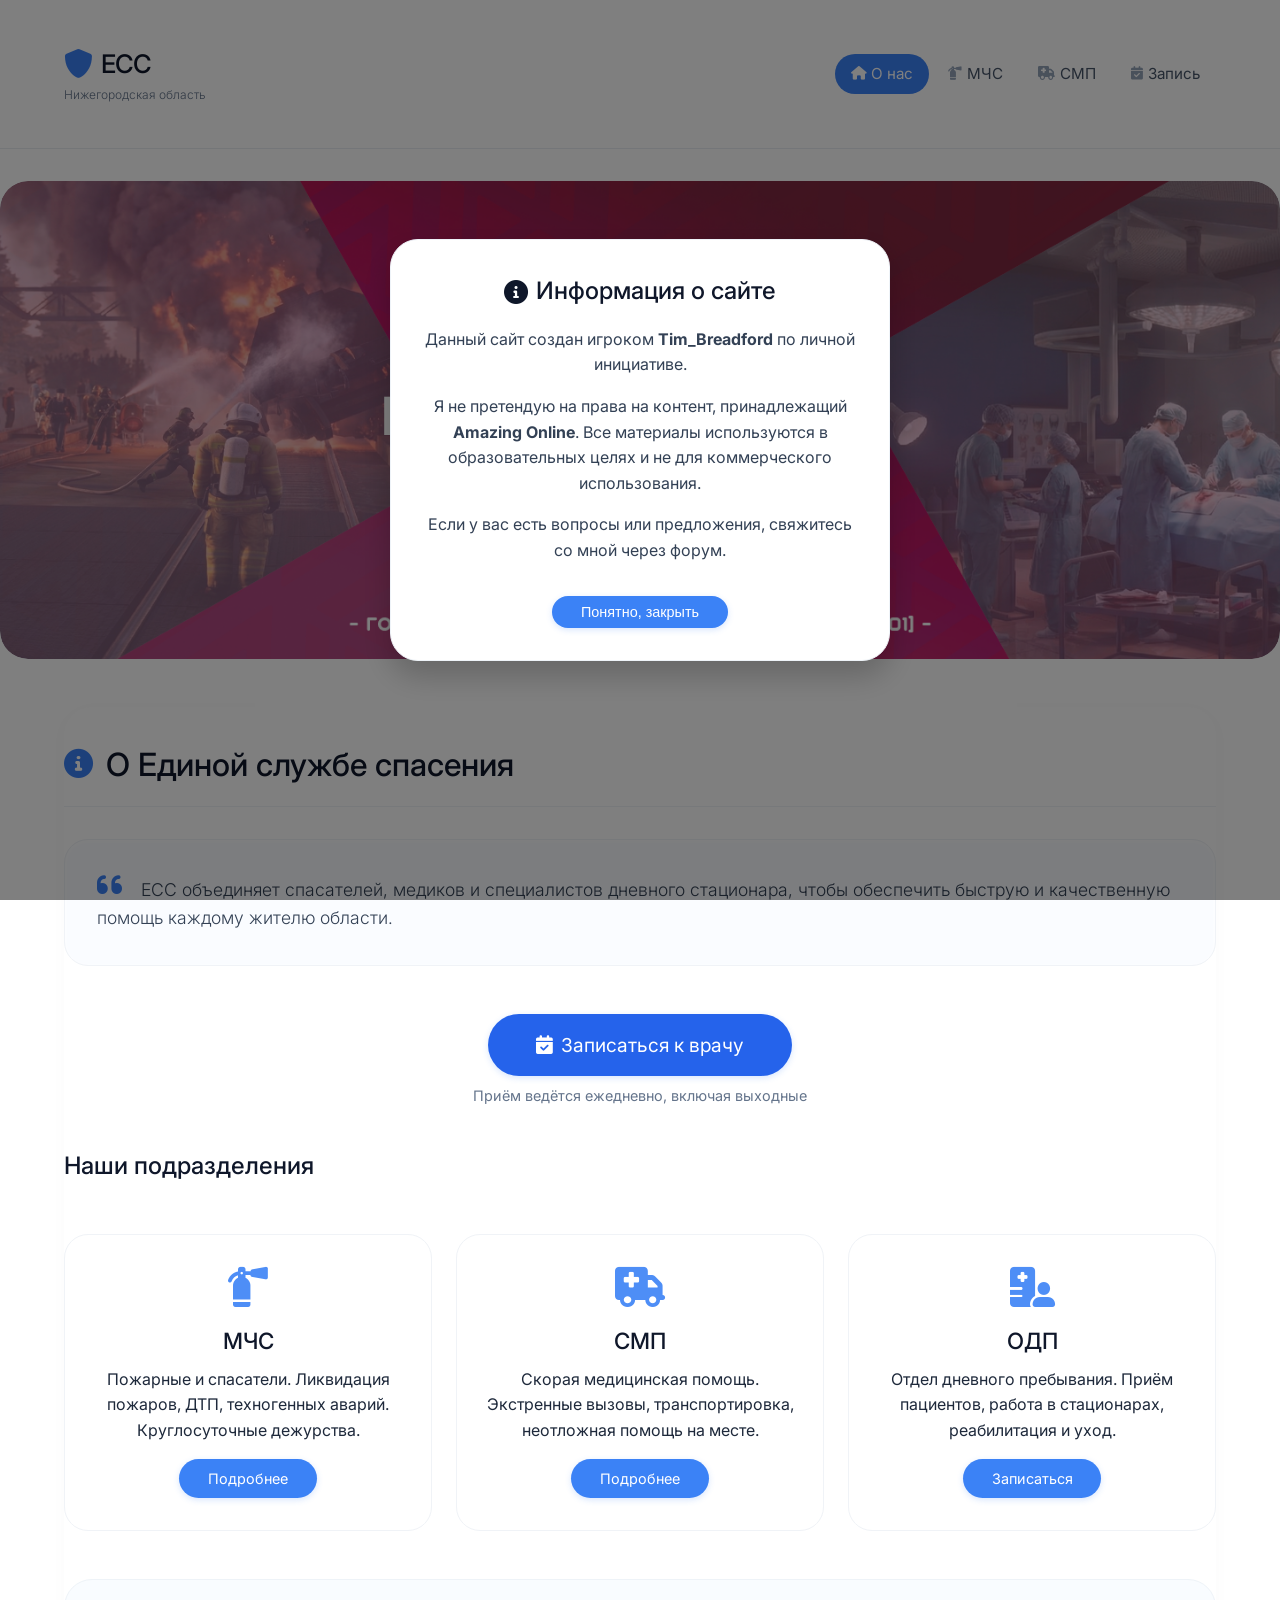
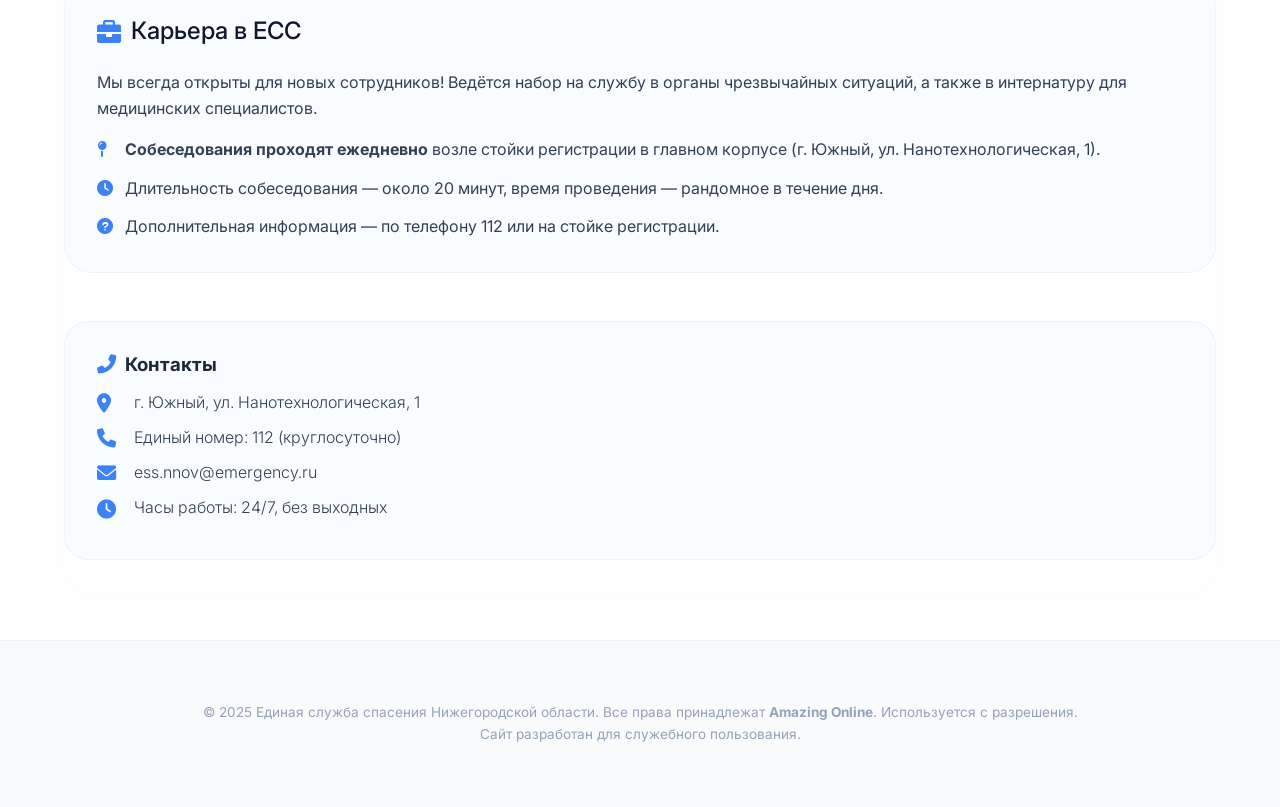
<file: index.html>
<!DOCTYPE html>
<html lang="ru">
<head>
    <meta charset="UTF-8">
    <meta name="viewport" content="width=device-width, initial-scale=1.0">
    <title>ЕСС Нижегородской области | О нас</title>
    <!-- Подключаем шрифт Inter и иконки Font Awesome -->
    <link rel="stylesheet" href="style.css">
    <link rel="stylesheet" href="https://cdnjs.cloudflare.com/ajax/libs/font-awesome/6.0.0-beta3/css/all.min.css">
</head>
<body>
    <!-- Дисклеймер (модальное окно) -->
    <div id="disclaimer-modal" class="modal">
        <div class="modal-content">
            <h3><i class="fas fa-info-circle"></i> Информация о сайте</h3>
            <p>Данный сайт создан игроком <strong>Tim_Breadford</strong> по личной инициативе.</p>
            <p>Я не претендую на права на контент, принадлежащий <strong>Amazing Online</strong>. Все материалы используются в образовательных целях и не для коммерческого использования.</p>
            <p>Если у вас есть вопросы или предложения, свяжитесь со мной через форум.</p>
            <button id="accept-disclaimer" class="btn">Понятно, закрыть</button>
        </div>
    </div>

    <header>
        <div class="container header-content">
            <div class="logo">
                <h1><i class="fas fa-shield-alt"></i> ЕСС</h1>
                <span>Нижегородская область</span>
            </div>
            <nav>
                <ul>
                    <li><a href="index.html" class="active"><i class="fas fa-home"></i> О нас</a></li>
                    <li><a href="mchs.html"><i class="fas fa-fire-extinguisher"></i> МЧС</a></li>
                    <li><a href="smp.html"><i class="fas fa-ambulance"></i> СМП</a></li>
                    <li><a href="zapis.html"><i class="fas fa-calendar-check"></i> Запись</a></li>
                </ul>
            </nav>
        </div>
    </header>

    <!-- Hero-секция с изображением (локальный путь) -->
    <div class="hero">
        <img src="images/proxy (1).png" alt="Современные технологии спасения">
    </div>

    <main class="container">
        <!-- Краткая миссия -->
        <h2><i class="fas fa-info-circle"></i> О Единой службе спасения</h2>
        <div class="mission">
            <i class="fas fa-quote-left" style="font-size: 1.8rem; color: #3b82f6; margin-right: 0.8rem;"></i>
            ЕСС объединяет спасателей, медиков и специалистов дневного стационара, чтобы обеспечить быструю и качественную помощь каждому жителю области.
        </div>

        <!-- Крупная кнопка записи к врачу -->
        <div style="text-align: center; margin: 2rem 0 1rem;">
            <a href="zapis.html" class="btn btn-large" style="font-size: 1.2rem; padding: 1rem 3rem; background-color: #2563eb; border-radius: 50px;">
                <i class="fas fa-calendar-check" style="margin-right: 0.5rem;"></i>Записаться к врачу
            </a>
            <p style="margin-top: 0.5rem; color: #64748b; font-size: 0.9rem;">Приём ведётся ежедневно, включая выходные</p>
        </div>

        <!-- Карточки подразделений -->
        <h3 style="font-size: 1.5rem; font-weight: 500; margin: 2.5rem 0 1.2rem; color: #0f172a;">Наши подразделения</h3>
        <div class="grid">
            <div class="grid-item">
                <i class="fas fa-fire-extinguisher"></i>
                <h3>МЧС</h3>
                <p>Пожарные и спасатели. Ликвидация пожаров, ДТП, техногенных аварий. Круглосуточные дежурства.</p>
                <a href="mchs.html" class="btn">Подробнее</a>
            </div>
            <div class="grid-item">
                <i class="fas fa-ambulance"></i>
                <h3>СМП</h3>
                <p>Скорая медицинская помощь. Экстренные вызовы, транспортировка, неотложная помощь на месте.</p>
                <a href="smp.html" class="btn">Подробнее</a>
            </div>
            <div class="grid-item">
                <i class="fas fa-hospital-user"></i>
                <h3>ОДП</h3>
                <p>Отдел дневного пребывания. Приём пациентов, работа в стационарах, реабилитация и уход.</p>
                <a href="zapis.html" class="btn">Записаться</a>
            </div>
        </div>

        <!-- Блок вакансий и интернатуры (обновлённый текст) -->
        <div style="background-color: #f9fcff; border-radius: 28px; padding: 2rem; margin: 2.5rem 0; border: 1px solid #eef3f8;">
            <h3 style="display: flex; align-items: center; gap: 0.6rem; font-size: 1.5rem; font-weight: 500; color: #0f172a; margin-bottom: 1.2rem;">
                <i class="fas fa-briefcase" style="color: #3b82f6;"></i> Карьера в ЕСС
            </h3>
            <p style="margin-bottom: 1rem; color: #334155; font-size: 1rem;">Мы всегда открыты для новых сотрудников! Ведётся набор на службу в органы чрезвычайных ситуаций, а также в интернатуру для медицинских специалистов.</p>
            <p style="margin-bottom: 0.8rem; color: #334155;"><i class="fas fa-map-pin" style="color: #3b82f6; width: 24px;"></i> <strong>Собеседования проходят ежедневно</strong> возле стойки регистрации в главном корпусе (г. Южный, ул. Нанотехнологическая, 1).</p>
            <p style="margin-bottom: 0.8rem; color: #334155;"><i class="fas fa-clock" style="color: #3b82f6; width: 24px;"></i> Длительность собеседования — около 20 минут, время проведения — рандомное в течение дня.</p>
            <p style="color: #334155;"><i class="fas fa-question-circle" style="color: #3b82f6; width: 24px;"></i> Дополнительная информация — по телефону 112 или на стойке регистрации.</p>
        </div>

        <!-- Контактная информация -->
        <div class="contact-block">
            <h3><i class="fas fa-phone-alt"></i> Контакты</h3>
            <p><i class="fas fa-map-marker-alt"></i> г. Южный, ул. Нанотехнологическая, 1</p>
            <p><i class="fas fa-phone"></i> Единый номер: 112 (круглосуточно)</p>
            <p><i class="fas fa-envelope"></i> ess.nnov@emergency.ru</p>
            <p><i class="fas fa-clock"></i> Часы работы: 24/7, без выходных</p>
        </div>
    </main>

    <footer>
        <div class="container">
            <p>© 2025 Единая служба спасения Нижегородской области. Все права принадлежат <strong>Amazing Online</strong>. Используется с разрешения.</p>
            <p>Сайт разработан для служебного пользования.</p>
        </div>
    </footer>

    <!-- Скрипт для управления дисклеймером -->
    <script>
        (function() {
            // Проверяем, был ли уже показан дисклеймер (используем localStorage)
            if (localStorage.getItem('disclaimerShown') !== 'true') {
                document.getElementById('disclaimer-modal').style.display = 'flex';
            }

            document.getElementById('accept-disclaimer').addEventListener('click', function() {
                document.getElementById('disclaimer-modal').style.display = 'none';
                localStorage.setItem('disclaimerShown', 'true');
            });
        })();
    </script>
</body>
</html>
</file>
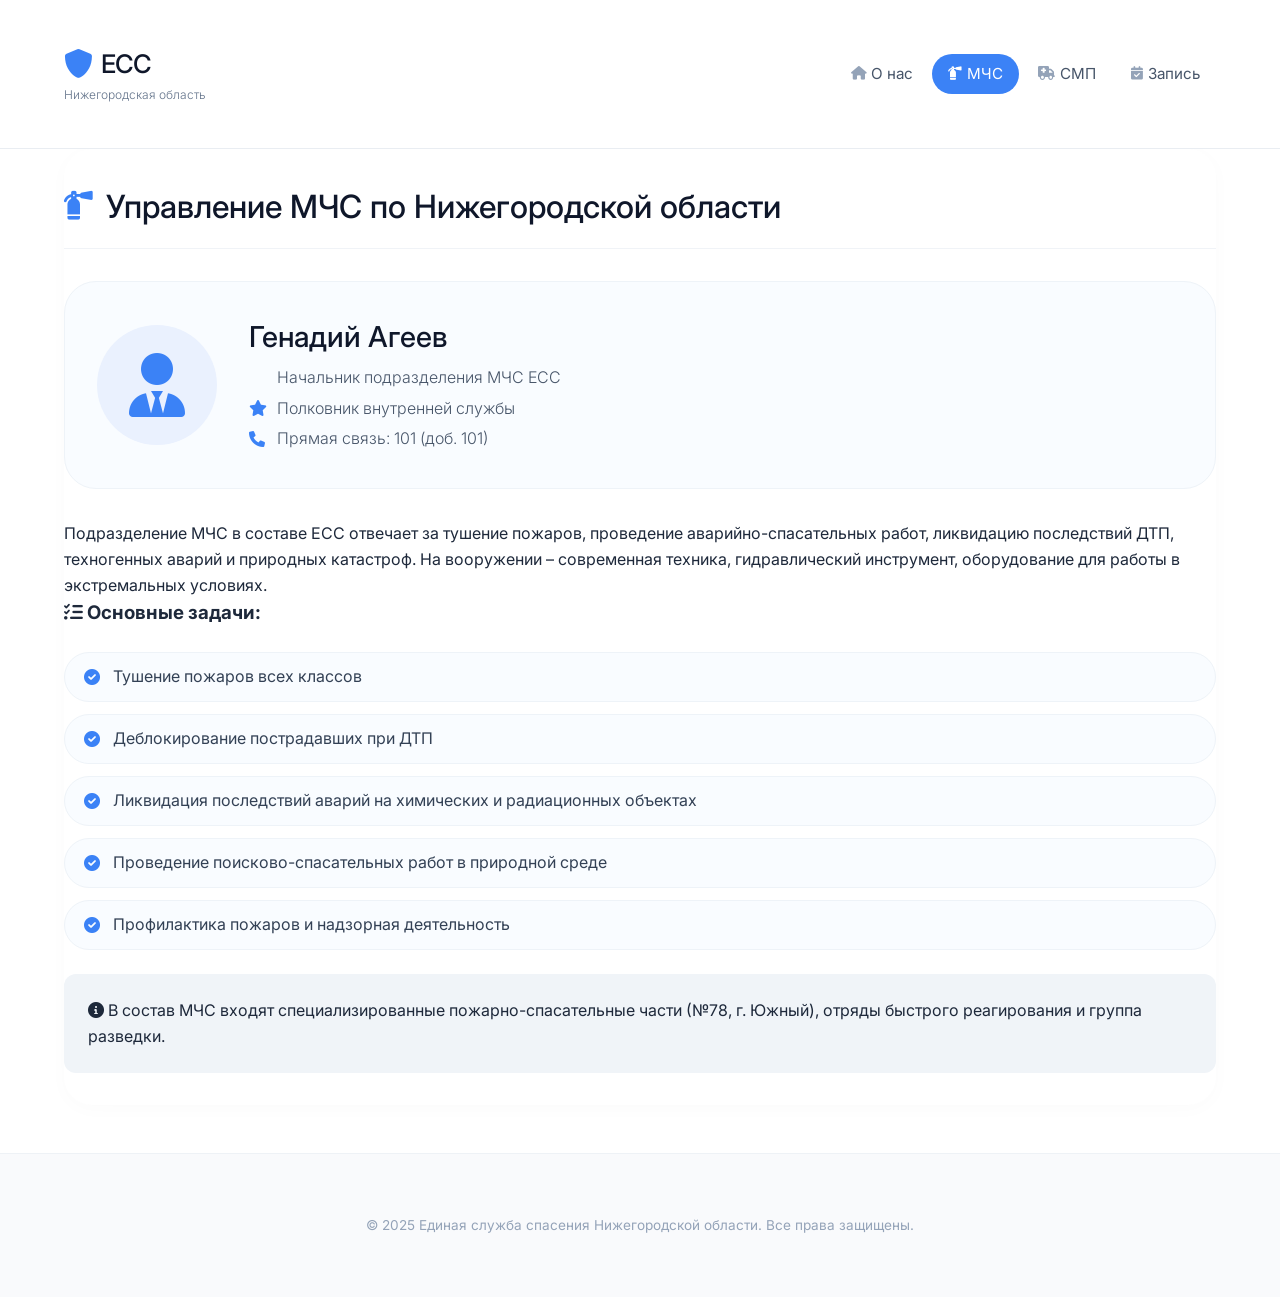
<file: mchs.html>
<!DOCTYPE html>
<html lang="ru">
<head>
    <meta charset="UTF-8">
    <meta name="viewport" content="width=device-width, initial-scale=1.0">
    <title>ЕСС | МЧС</title>
    <link rel="stylesheet" href="style.css">
    <link rel="stylesheet" href="https://cdnjs.cloudflare.com/ajax/libs/font-awesome/6.0.0-beta3/css/all.min.css">
</head>
<body>
    <header>
        <div class="container header-content">
            <div class="logo">
                <h1><i class="fas fa-shield-alt"></i> ЕСС</h1>
                <span>Нижегородская область</span>
            </div>
            <nav>
                <ul>
                    <li><a href="index.html"><i class="fas fa-home"></i> О нас</a></li>
                    <li><a href="mchs.html" class="active"><i class="fas fa-fire-extinguisher"></i> МЧС</a></li>
                    <li><a href="smp.html"><i class="fas fa-ambulance"></i> СМП</a></li>
                    <li><a href="zapis.html"><i class="fas fa-calendar-check"></i> Запись</a></li>
                </ul>
            </nav>
        </div>
    </header>

    <main class="container">
        <h2><i class="fas fa-fire-extinguisher"></i> Управление МЧС по Нижегородской области</h2>

        <div class="profile-card">
            <div class="profile-avatar">
                <i class="fas fa-user-tie"></i>
            </div>
            <div class="profile-info">
                <h3>Генадий Агеев</h3>
                <p><i class="fas fa-badge-check"></i> Начальник подразделения МЧС ЕСС</p>
                <p><i class="fas fa-star"></i> Полковник внутренней службы</p>
                <p><i class="fas fa-phone"></i> Прямая связь: 101 (доб. 101)</p>
            </div>
        </div>

        <p>Подразделение МЧС в составе ЕСС отвечает за тушение пожаров, проведение аварийно-спасательных работ, ликвидацию последствий ДТП, техногенных аварий и природных катастроф. На вооружении – современная техника, гидравлический инструмент, оборудование для работы в экстремальных условиях.</p>

        <h3><i class="fas fa-tasks"></i> Основные задачи:</h3>
        <ul class="features-list">
            <li><i class="fas fa-check-circle"></i> Тушение пожаров всех классов</li>
            <li><i class="fas fa-check-circle"></i> Деблокирование пострадавших при ДТП</li>
            <li><i class="fas fa-check-circle"></i> Ликвидация последствий аварий на химических и радиационных объектах</li>
            <li><i class="fas fa-check-circle"></i> Проведение поисково-спасательных работ в природной среде</li>
            <li><i class="fas fa-check-circle"></i> Профилактика пожаров и надзорная деятельность</li>
        </ul>

        <div style="background: #f0f4f8; padding: 1.5rem; border-radius: 12px;">
            <p><i class="fas fa-info-circle"></i> В состав МЧС входят специализированные пожарно-спасательные части (№78, г. Южный), отряды быстрого реагирования и группа разведки.</p>
        </div>
    </main>

    <footer>
        <div class="container">
            <p>© 2025 Единая служба спасения Нижегородской области. Все права защищены.</p>
        </div>
    </footer>
</body>
</html>
</file>
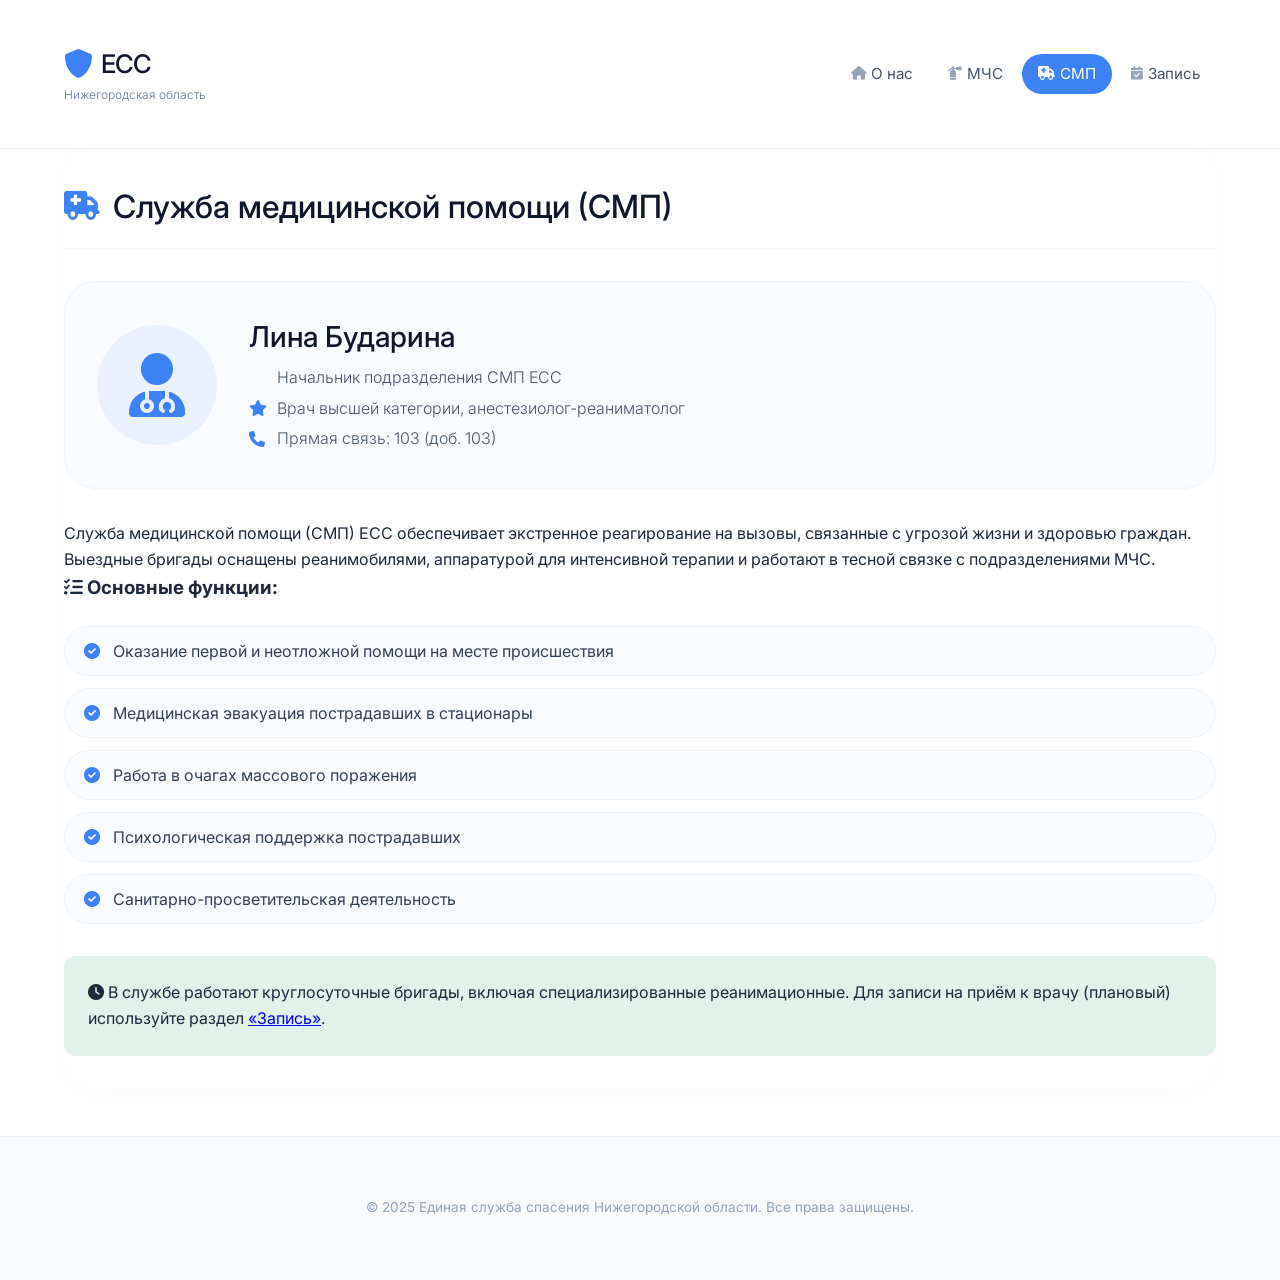
<file: smp.html>
<!DOCTYPE html>
<html lang="ru">
<head>
    <meta charset="UTF-8">
    <meta name="viewport" content="width=device-width, initial-scale=1.0">
    <title>ЕСС | СМП</title>
    <link rel="stylesheet" href="style.css">
    <link rel="stylesheet" href="https://cdnjs.cloudflare.com/ajax/libs/font-awesome/6.0.0-beta3/css/all.min.css">
</head>
<body>
    <header>
        <div class="container header-content">
            <div class="logo">
                <h1><i class="fas fa-shield-alt"></i> ЕСС</h1>
                <span>Нижегородская область</span>
            </div>
            <nav>
                <ul>
                    <li><a href="index.html"><i class="fas fa-home"></i> О нас</a></li>
                    <li><a href="mchs.html"><i class="fas fa-fire-extinguisher"></i> МЧС</a></li>
                    <li><a href="smp.html" class="active"><i class="fas fa-ambulance"></i> СМП</a></li>
                    <li><a href="zapis.html"><i class="fas fa-calendar-check"></i> Запись</a></li>
                </ul>
            </nav>
        </div>
    </header>

    <main class="container">
        <h2><i class="fas fa-ambulance"></i> Служба медицинской помощи (СМП)</h2>

        <div class="profile-card">
            <div class="profile-avatar">
                <i class="fas fa-user-md"></i>
            </div>
            <div class="profile-info">
                <h3>Лина Бударина</h3>
                <p><i class="fas fa-badge-check"></i> Начальник подразделения СМП ЕСС</p>
                <p><i class="fas fa-star"></i> Врач высшей категории, анестезиолог-реаниматолог</p>
                <p><i class="fas fa-phone"></i> Прямая связь: 103 (доб. 103)</p>
            </div>
        </div>

        <p>Служба медицинской помощи (СМП) ЕСС обеспечивает экстренное реагирование на вызовы, связанные с угрозой жизни и здоровью граждан. Выездные бригады оснащены реанимобилями, аппаратурой для интенсивной терапии и работают в тесной связке с подразделениями МЧС.</p>

        <h3><i class="fas fa-tasks"></i> Основные функции:</h3>
        <ul class="features-list">
            <li><i class="fas fa-check-circle"></i> Оказание первой и неотложной помощи на месте происшествия</li>
            <li><i class="fas fa-check-circle"></i> Медицинская эвакуация пострадавших в стационары</li>
            <li><i class="fas fa-check-circle"></i> Работа в очагах массового поражения</li>
            <li><i class="fas fa-check-circle"></i> Психологическая поддержка пострадавших</li>
            <li><i class="fas fa-check-circle"></i> Санитарно-просветительская деятельность</li>
        </ul>

        <div style="background: #e0f2e9; padding: 1.5rem; border-radius: 12px; margin-top: 2rem;">
            <p><i class="fas fa-clock"></i> В службе работают круглосуточные бригады, включая специализированные реанимационные. Для записи на приём к врачу (плановый) используйте раздел <a href="zapis.html">«Запись»</a>.</p>
        </div>
    </main>

    <footer>
        <div class="container">
            <p>© 2025 Единая служба спасения Нижегородской области. Все права защищены.</p>
        </div>
    </footer>
</body>
</html>
</file>
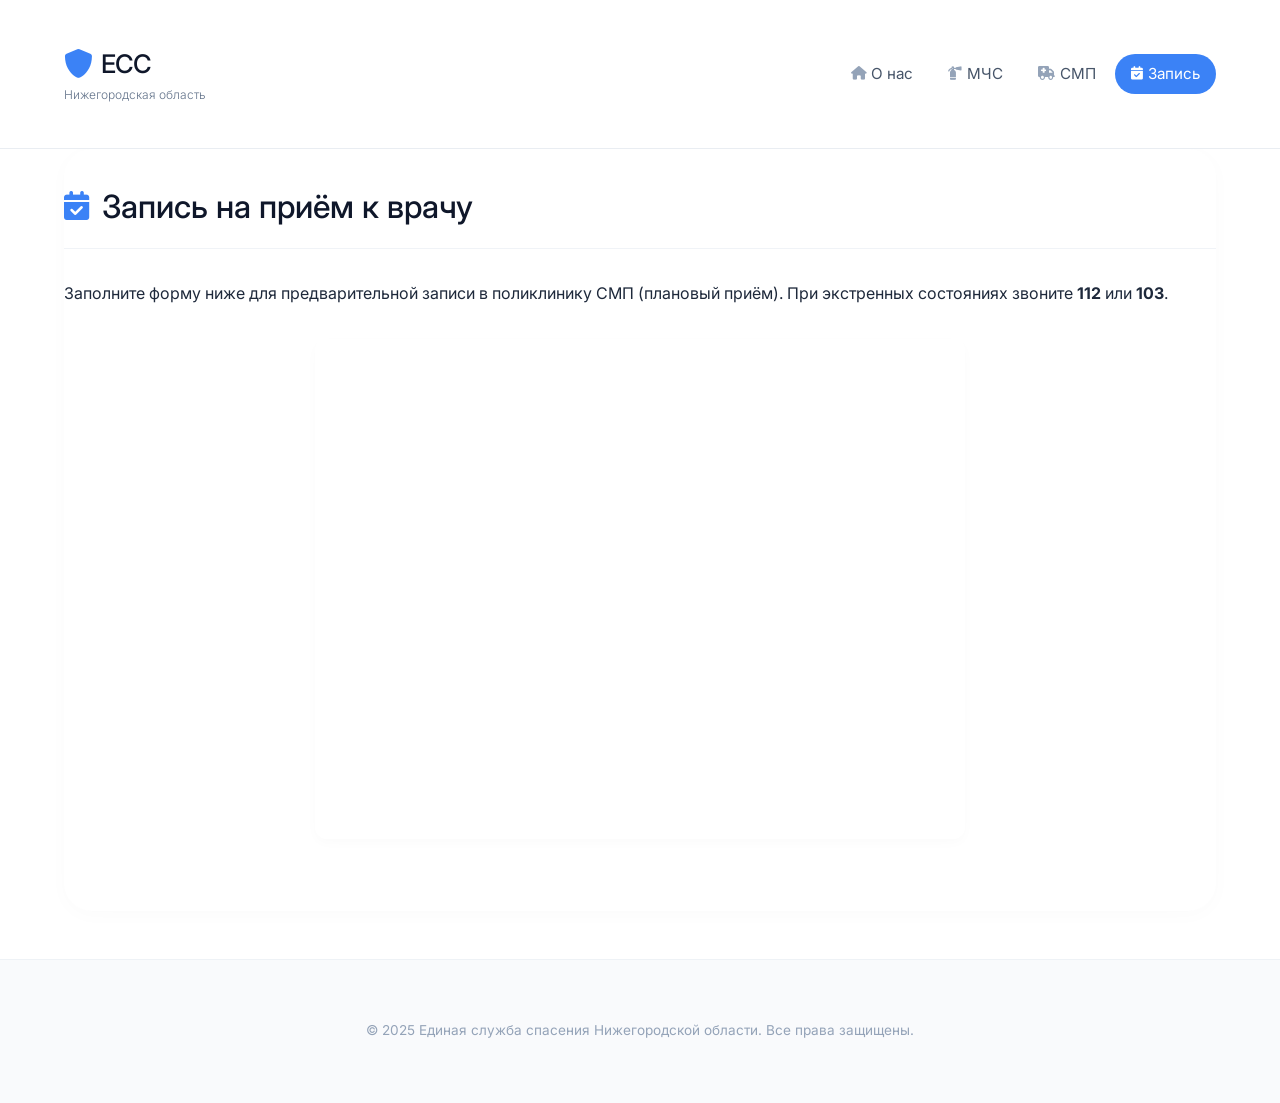
<file: zapis.html>
<!DOCTYPE html>
<html lang="ru">
<head>
    <meta charset="UTF-8">
    <meta name="viewport" content="width=device-width, initial-scale=1.0">
    <title>ЕСС | Запись к врачу</title>
    <link rel="stylesheet" href="style.css">
    <link rel="stylesheet" href="https://cdnjs.cloudflare.com/ajax/libs/font-awesome/6.0.0-beta3/css/all.min.css">
</head>
<body>
    <header>
        <div class="container header-content">
            <div class="logo">
                <h1><i class="fas fa-shield-alt"></i> ЕСС</h1>
                <span>Нижегородская область</span>
            </div>
            <nav>
                <ul>
                    <li><a href="index.html"><i class="fas fa-home"></i> О нас</a></li>
                    <li><a href="mchs.html"><i class="fas fa-fire-extinguisher"></i> МЧС</a></li>
                    <li><a href="smp.html"><i class="fas fa-ambulance"></i> СМП</a></li>
                    <li><a href="zapis.html" class="active"><i class="fas fa-calendar-check"></i> Запись</a></li>
                </ul>
            </nav>
        </div>
    </header>

    <main class="container">
        <h2><i class="fas fa-calendar-check"></i> Запись на приём к врачу</h2>
        <p>Заполните форму ниже для предварительной записи в поликлинику СМП (плановый приём). При экстренных состояниях звоните <strong>112</strong> или <strong>103</strong>.</p>

        <div class="form-container">
            <!-- Вставка Яндекс.Формы -->
            <script src="https://forms.yandex.ru/_static/embed.js"></script>
            <iframe src="https://forms.yandex.ru/u/69b2c79c505690001f7a77c0?iframe=1" frameborder="0" name="ya-form-69b2c79c505690001f7a77c0" width="650" height="500" style="border-radius: 12px;"></iframe>
        </div>
    </main>

    <footer>
        <div class="container">
            <p>© 2025 Единая служба спасения Нижегородской области. Все права защищены.</p>
        </div>
    </footer>
</body>
</html>
</file>
<file: style.css>
/* style.css – абсолютный минимализм, мягкость и воздух */
@import url('https://fonts.googleapis.com/css2?family=Inter:wght@300;400;500;600&display=swap');

* {
    margin: 0;
    padding: 0;
    box-sizing: border-box;
}

body {
    font-family: 'Inter', sans-serif;
    background-color: #ffffff;
    color: #1e293b;
    line-height: 1.6;
}

.container {
    width: 90%;
    max-width: 1200px;
    margin: 0 auto;
    padding: 2rem 0;
}

/* Шапка – прозрачная, только нижняя граница */
header {
    background-color: transparent;
    border-bottom: 1px solid #e9edf2;
    padding: 0.75rem 0;
    position: sticky;
    top: 0;
    backdrop-filter: blur(8px);
    background-color: rgba(255,255,255,0.7);
    z-index: 10;
}

.header-content {
    display: flex;
    justify-content: space-between;
    align-items: center;
    flex-wrap: wrap;
}

.logo h1 {
    font-size: 1.6rem;
    font-weight: 500;
    color: #0f172a;
    display: flex;
    align-items: center;
    gap: 0.5rem;
    letter-spacing: -0.02em;
}

.logo i {
    color: #3b82f6;
    font-size: 1.8rem;
}

.logo span {
    font-size: 0.75rem;
    font-weight: 300;
    color: #64748b;
    display: block;
}

/* Навигация – минимальные точки касания */
nav ul {
    display: flex;
    list-style: none;
    gap: 0.2rem;
}

nav ul li a {
    color: #475569;
    text-decoration: none;
    font-weight: 400;
    font-size: 0.95rem;
    padding: 0.5rem 1rem;
    border-radius: 40px;
    transition: all 0.2s ease;
    display: flex;
    align-items: center;
    gap: 0.3rem;
}

nav ul li a i {
    font-size: 0.85rem;
    color: #94a3b8;
    transition: color 0.2s;
}

nav ul li a:hover {
    background-color: #f1f5f9;
    color: #0f172a;
}

nav ul li a.active {
    background-color: #3b82f6;
    color: white;
}

nav ul li a.active i {
    color: white;
}

/* Hero – крупное изображение, минимум текста */
.hero {
    width: 100%;
    margin: 2rem 0 3rem;
    border-radius: 28px;
    overflow: hidden;
    background-color: #f0f3f7;
    display: flex;
    justify-content: center;
    align-items: center;
}

.hero img {
    width: 100%;
    height: auto;
    max-height: 500px; /* если хочешь ограничить высоту */
    object-fit: contain;
    border-radius: 28px;
    display: block;
}

/* Основной контент – чистый белый, мягкие тени */
main {
    background-color: #ffffff;
    border-radius: 28px;
    padding: 2.5rem;
    box-shadow: 0 4px 20px rgba(0,0,0,0.02);
    margin: 2rem 0;
}

h2 {
    font-size: 2rem;
    font-weight: 500;
    color: #0f172a;
    margin-bottom: 2rem;
    display: flex;
    align-items: center;
    gap: 0.8rem;
    border-bottom: 1px solid #f0f3f7;
    padding-bottom: 1rem;
}

h2 i {
    color: #3b82f6;
    font-size: 1.8rem;
}

.mission {
    background-color: #fafcff;
    padding: 2rem;
    border-radius: 24px;
    margin: 2rem 0;
    font-size: 1.1rem;
    font-weight: 300;
    color: #334155;
    border: 1px solid #f0f3f7;
    box-shadow: inset 0 1px 4px #ffffff;
}

.grid {
    display: grid;
    grid-template-columns: repeat(auto-fit, minmax(240px, 1fr));
    gap: 1.5rem;
    margin: 3rem 0;
}

.grid-item {
    background-color: #ffffff;
    padding: 2rem 1.5rem;
    border-radius: 24px;
    border: 1px solid #f0f3f7;
    transition: border 0.2s, box-shadow 0.2s;
    text-align: center;
}

.grid-item:hover {
    border-color: #d0d9e8;
    box-shadow: 0 6px 16px -8px rgba(0,0,0,0.08);
}

.grid-item i {
    font-size: 2.5rem;
    color: #3b82f6;
    margin-bottom: 1rem;
    opacity: 0.9;
}

.grid-item h3 {
    font-size: 1.4rem;
    font-weight: 500;
    color: #0f172a;
    margin-bottom: 0.5rem;
}

.btn {
    display: inline-block;
    background-color: #3b82f6;
    color: white;
    font-weight: 400;
    padding: 0.5rem 1.8rem;
    border-radius: 40px;
    text-decoration: none;
    margin-top: 1rem;
    transition: background-color 0.2s, transform 0.1s;
    border: none;
    cursor: pointer;
    font-size: 0.9rem;
    box-shadow: 0 2px 6px rgba(59,130,246,0.2);
}

.btn:hover {
    background-color: #2563eb;
    transform: scale(0.98);
}

/* Крупная кнопка (для главной) */
.btn-large {
    font-size: 1.2rem;
    padding: 1rem 3rem;
    background-color: #2563eb;
    border-radius: 50px;
    display: inline-block;
}

/* Контакты – мягкий блок */
.contact-block {
    background-color: #f9fcff;
    padding: 1.8rem 2rem;
    border-radius: 24px;
    margin-top: 3rem;
    border: 1px solid #eef3f8;
}

.contact-block p {
    margin: 0.6rem 0;
    display: flex;
    align-items: center;
    gap: 0.8rem;
    color: #334155;
    font-weight: 300;
}

.contact-block i {
    width: 24px;
    color: #3b82f6;
    font-size: 1.2rem;
}

/* Подвал – очень лёгкий */
footer {
    background-color: #f9fafc;
    color: #94a3b8;
    text-align: center;
    padding: 1.8rem 0;
    margin-top: 3rem;
    font-size: 0.85rem;
    border-top: 1px solid #eef2f6;
}

footer a {
    color: #3b82f6;
    text-decoration: none;
}

footer a:hover {
    text-decoration: underline;
}

/* Профиль МЧС/СМП (для других страниц) */
.profile-card {
    display: flex;
    flex-wrap: wrap;
    gap: 2rem;
    align-items: center;
    background-color: #f9fcff;
    padding: 2rem;
    border-radius: 32px;
    margin-bottom: 2rem;
    border: 1px solid #eef3f8;
}

.profile-avatar {
    font-size: 4rem;
    color: #3b82f6;
    background-color: #eaf1fe;
    width: 120px;
    height: 120px;
    display: flex;
    align-items: center;
    justify-content: center;
    border-radius: 50%;
}

.profile-info h3 {
    font-size: 1.8rem;
    font-weight: 500;
    color: #0f172a;
    margin-bottom: 0.25rem;
}

.profile-info p {
    margin: 0.3rem 0;
    display: flex;
    align-items: center;
    gap: 0.5rem;
    color: #475569;
    font-weight: 300;
}

.profile-info i {
    width: 20px;
    color: #3b82f6;
}

.features-list {
    list-style: none;
    margin: 1.5rem 0;
}

.features-list li {
    margin: 0.75rem 0;
    display: flex;
    align-items: center;
    gap: 0.8rem;
    background-color: #f9fcff;
    padding: 0.7rem 1.2rem;
    border-radius: 40px;
    color: #334155;
    border: 1px solid #eef3f8;
}

.features-list i {
    color: #3b82f6;
    font-size: 1rem;
}

/* Форма записи */
.form-container {
    text-align: center;
    margin: 2rem 0;
}

iframe {
    max-width: 100%;
    border: none;
    border-radius: 20px;
    box-shadow: 0 4px 12px rgba(0,0,0,0.02);
}

/* Адаптивность */
@media (max-width: 700px) {
    .header-content {
        flex-direction: column;
        gap: 0.5rem;
        text-align: center;
    }
    nav ul {
        justify-content: center;
        flex-wrap: wrap;
    }
    .hero {
        height: 220px;
    }
    .hero-overlay h2 {
        font-size: 2rem;
    }
    main {
        padding: 1.5rem;
    }
    .profile-card {
        flex-direction: column;
        text-align: center;
    }
}

/* Модальное окно дисклеймера */
.modal {
    display: none;
    position: fixed;
    top: 0;
    left: 0;
    width: 100%;
    height: 100%;
    background-color: rgba(0, 0, 0, 0.5);
    align-items: center;
    justify-content: center;
    z-index: 1000;
}

.modal-content {
    background-color: white;
    padding: 2rem;
    border-radius: 28px;
    max-width: 500px;
    width: 90%;
    box-shadow: 0 15px 30px rgba(0,0,0,0.2);
    text-align: center;
    border: 1px solid #eef3f8;
}

.modal-content h3 {
    font-size: 1.5rem;
    font-weight: 500;
    margin-bottom: 1rem;
    color: #0f172a;
    display: flex;
    align-items: center;
    justify-content: center;
    gap: 0.5rem;
}

.modal-content p {
    margin: 1rem 0;
    color: #334155;
    line-height: 1.6;
}

.modal-content button {
    margin-top: 1rem;
    border: none;
    cursor: pointer;
}
</file>
